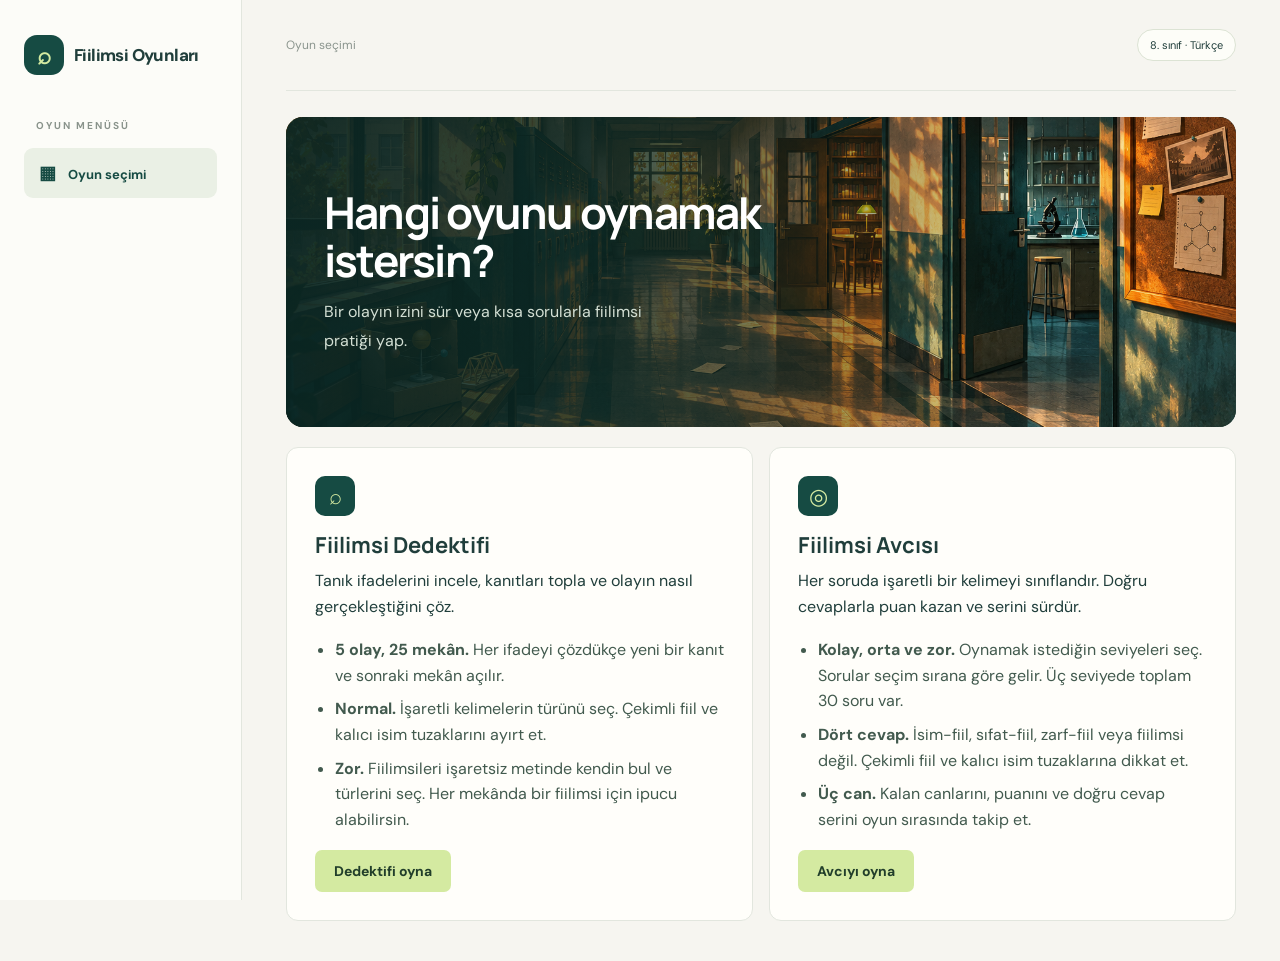
<file: index.html>
<!doctype html><html lang="tr"><head><meta charset="UTF-8"><meta name="viewport" content="width=device-width, initial-scale=1"><meta name="theme-color" content="#123e3b"><title>Fiilimsi Oyunları</title><meta name="description" content="Fiilimsi Dedektifi ile kanıtları incele veya Fiilimsi Avcısı ile kısa sorular çöz."><link rel="stylesheet" href="style.css"></head><body><div id="app"></div><dialog id="dialog"></dialog><script src="cases.js"></script><script src="hunter.js"></script><script src="app.js"></script></body></html>
</file>
<file: style.css>
@import url('https://fonts.googleapis.com/css2?family=DM+Sans:wght@400;500;600;700&family=Manrope:wght@400;500;600;700;800&display=swap');
:root{--paper:#f6f5f0;--ink:#203e3b;--muted:#73817a;--green:#164b43;--lime:#d4eaa1;--line:#e2e6de;--orange:#bd733d}*{box-sizing:border-box}body{margin:0;background:var(--paper);color:var(--ink);font-family:'DM Sans',Arial,sans-serif}button{font:inherit;cursor:pointer}button:disabled{cursor:default}button:focus-visible,a:focus-visible{outline:3px solid #cf923d;outline-offset:4px}button{color:inherit}h1,h2,h3{font-family:Manrope,Arial,sans-serif}button,a{-webkit-tap-highlight-color:transparent}button{border:0} .shell{display:grid;grid-template-columns:242px 1fr;min-height:100vh}.sidebar{padding:35px 24px;border-right:1px solid var(--line);display:flex;flex-direction:column;background:#fcfcf8;position:sticky;top:0;height:100vh}.brand{display:flex;align-items:center;gap:10px;font-weight:800;font-size:17px;letter-spacing:-.6px}.brand-icon{background:var(--green);color:var(--lime);border-radius:13px;width:40px;height:40px;display:grid;place-items:center;font-size:24px}.brand small{display:block;font-size:9px;letter-spacing:2.4px;margin-top:5px;color:#839086}.section-label{font-size:10px;letter-spacing:2px;font-weight:700;color:#89938b;margin:44px 12px 16px}.nav{display:flex;flex-direction:column;gap:8px}.nav button{text-align:left;background:none;padding:13px 15px;border-radius:9px;font-size:13px;color:#76847b}.nav button.active{background:#eaf0e5;color:var(--green);font-weight:700}.nav button span{margin-right:12px;font-size:18px}.sidebar-bottom{margin-top:auto}.rank{border:1px solid var(--line);padding:15px;border-radius:12px;margin-top:30px}.rank strong{display:block;font-size:12px}.rank p{font-size:11px;color:var(--muted);line-height:1.6;margin-bottom:0}.rank .badge{float:left;margin-right:10px;font-size:24px}.quiet{background:none;color:#7f8980;font-size:11px;padding:16px 0}.main{padding:0 44px 40px;max-width:1550px;width:100%;margin:auto}.topbar{height:91px;display:flex;align-items:center;justify-content:space-between;border-bottom:1px solid var(--line);gap:15px;font-size:12px}.crumb{color:#8b958e}.crumb b{color:#405c51;font-weight:500}.player{display:flex;align-items:center;gap:12px}.avatar{background:#e4e9dc;width:35px;height:35px;display:grid;place-items:center;border-radius:50%;color:var(--green);font-weight:700}.player small{display:block;color:var(--muted);font-size:10px;margin-top:4px}.heading{display:flex;justify-content:space-between;align-items:end;margin:30px 0 24px}.eyebrow{font-size:10px;letter-spacing:2px;font-weight:800;color:#818d7c;margin:0 0 10px}.heading h1{font-size:28px;letter-spacing:-1px;margin:0 0 8px}.heading p{color:var(--muted);font-size:13px;margin:0}.pill{border:1px solid #dce3d4;background:#fdfdf8;padding:8px 12px;border-radius:30px;font-size:11px;white-space:nowrap}.dot{display:inline-block;width:6px;height:6px;border-radius:50%;background:#7b9b50;margin-right:6px}.hero{position:relative;min-height:345px;border-radius:17px;overflow:hidden;background:#163c38;color:white;display:flex;align-items:center}.hero img{position:absolute;inset:0;width:100%;height:100%;object-fit:cover;object-position:60% 50%}.hero:after{content:'';position:absolute;inset:0;background:linear-gradient(90deg,rgba(9,38,35,.95),rgba(12,43,38,.75) 38%,rgba(12,43,38,.02) 80%)}.hero-content{position:relative;z-index:1;padding:36px 38px;max-width:530px}.case-tag{display:inline-flex;gap:8px;align-items:center;font-size:9px;font-weight:bold;letter-spacing:2px;background:#ffffff14;border:1px solid #ffffff30;border-radius:5px;padding:7px 9px;color:#e2edca}.hero h2{font-size:36px;line-height:1.2;letter-spacing:-1px;margin:18px 0 13px;max-width:370px}.hero p{font-size:12px;line-height:1.85;color:#d3dfd4;max-width:330px}.primary{background:var(--lime);color:#213e2a;border-radius:7px;padding:12px 19px;font-weight:700;font-size:12px;display:inline-flex;gap:22px;align-items:center}.hero .primary{margin-top:10px}.hero-label{position:absolute;bottom:22px;right:24px;z-index:1;letter-spacing:1.5px;font-size:9px;color:#fff9}.stats{display:grid;grid-template-columns:repeat(3,1fr);gap:15px;margin:22px 0 30px}.stat{border:1px solid var(--line);border-radius:10px;background:#fffefa;padding:17px 20px;display:flex;align-items:center;gap:15px}.stat-icon{background:#edf1e6;border-radius:10px;width:39px;height:39px;display:grid;place-items:center;font-size:19px}.stat small{display:block;color:var(--muted);font-size:10px;margin-bottom:4px}.stat strong{font-size:21px;font-family:Manrope}.stat strong span{font-size:11px;font-weight:400;color:var(--muted)}.columns{display:grid;grid-template-columns:minmax(0,1fr) 270px;gap:24px}.section-head{display:flex;justify-content:space-between;align-items:center;margin:0 0 16px}.section-head h2{font-size:17px;margin:0}.section-head span{color:var(--muted);font-size:10px}.locations{display:grid;grid-template-columns:repeat(2,1fr);gap:14px}.location{background:#fffefa;border:1px solid var(--line);border-radius:11px;padding:17px;text-align:left;position:relative;min-height:116px;transition:transform .2s,border .2s}.location:hover:not(:disabled){transform:translateY(-3px);border-color:#80a15b}.location.current{border-color:#a9bb8b;box-shadow:0 0 0 2px #a9bb8b14}.location:disabled{opacity:.5}.location-top{display:flex;justify-content:space-between;font-size:10px;color:var(--muted);margin-bottom:12px}.location strong{display:block;font-size:13px}.location p{margin:7px 0 0;color:var(--muted);font-size:10px}.location .num{font-size:19px;color:#6c8469;font-weight:700}.location:last-child{grid-column:1/-1}.note{background:#eeefe4;padding:22px;border-radius:11px;height:fit-content;border:1px solid #e5e7d9}.note h3{font-size:14px;margin:0 0 15px}.note p{font-size:12px;line-height:1.8;color:#6d7867}.note .tip{border-top:1px solid #d9dfcf;margin-top:20px;padding-top:15px;font-size:10px;line-height:1.8;color:#7a846e}.footer{font-size:10px;color:#929b91;margin-top:30px;display:flex;justify-content:space-between;gap:10px}.back{background:none;color:#71826e;padding:20px 0;font-size:12px}.investigation{background:#fffefa;border:1px solid var(--line);border-radius:16px;overflow:hidden}.scene-head{background:#17473f;padding:25px 30px;color:#fff;display:flex;gap:16px;align-items:center}.scene-icon{font-size:31px}.scene-head h2{margin:4px 0 6px;font-size:23px}.scene-head p{margin:0;color:#d3dfcf;font-size:12px}.paper{padding:30px}.paper-label{font-size:10px;letter-spacing:2px;color:#88917c;margin:0 0 18px}.sentence{font-family:Georgia,serif;font-size:25px;line-height:2.1;margin:0 0 22px}.word{background:#e9eddf;border-bottom:2px dashed #849c6c;border-radius:4px;font-family:inherit;font-size:inherit;padding:0 6px;margin:0 2px;transition:background .2s}.word.selected{background:var(--lime);border-color:var(--green)}.word.solved{background:#dcebdc;border-bottom:2px solid #78a17c}.instruction{font-size:12px;color:#798370;line-height:1.7}.answer-box{margin-top:20px;padding:22px;background:#f4f5ed;border-radius:12px}.answer-box h3{margin:0 0 14px;font-size:15px}.options{display:grid;grid-template-columns:repeat(2,1fr);gap:9px}.option{background:#fffefa;border:1px solid #dce2d3;border-radius:7px;text-align:left;padding:13px;font-size:12px}.option:hover{background:#e7eddd}.option.chosen{background:#e7eddd;border-color:#82a27d}.feedback{padding:15px 17px;border-radius:8px;background:#f5e8d4;margin-top:16px;font-size:13px;line-height:1.7}.feedback.good{background:#e0ecd7}.progressbar{height:5px;background:#e5e9dc;border-radius:10px;overflow:hidden;margin:15px 0}.progressbar>div{height:100%;background:#8bab64}.evidence{border:1px solid #d2ddc4;border-radius:12px;background:#edf4e3;padding:24px;margin-top:22px}.evidence h3{margin:0 0 10px}.evidence p{font-size:14px;line-height:1.8}.evidence .primary{background:var(--green);color:white}.notebook-grid{display:grid;grid-template-columns:repeat(2,1fr);gap:18px}.evidence-card{background:#fffefa;border:1px solid var(--line);padding:24px;border-radius:12px}.evidence-card h3{font-size:15px;margin-top:0}.evidence-card p{font-size:13px;line-height:1.8;color:#6d7c69}.empty{border:1px dashed #cdd8c2;padding:30px;border-radius:12px;color:#7c8a74;font-size:14px}.final-card{max-width:750px;margin:20px auto;padding:35px;background:#fffefa;border:1px solid var(--line);border-radius:15px}.final-card h2{font-size:28px}.final-card p{line-height:1.8;color:#71806b}.final-card .option{display:block;width:100%;margin:12px 0;line-height:1.7}.completion{text-align:center;padding:35px}.completion .seal{font-size:65px}.completion h2{font-size:32px}.completion p{max-width:580px;margin:20px auto;line-height:1.8}dialog{border:1px solid #d4ddca;max-width:650px;width:calc(100% - 32px);border-radius:15px;padding:28px;color:var(--ink);background:#fafbf4}dialog::backdrop{background:#092c2699;backdrop-filter:blur(4px)}dialog h2{font-size:23px;margin-top:0}dialog p,dialog li{font-size:13px;line-height:1.8}dialog .close{float:right;background:#e6ecdc;border-radius:50%;width:30px;height:30px}dialog table{border-collapse:collapse;width:100%;font-size:12px}dialog td,dialog th{text-align:left;padding:12px 7px;border-bottom:1px solid #dce2d5} .mini{font-size:11px;color:#85917e}.review-line{padding:12px 0;border-bottom:1px solid var(--line);font-size:13px;line-height:1.7}@media(min-width:1450px){.hero{min-height:390px}.hero h2{font-size:43px}.hero-content{max-width:570px}}@media(max-width:1050px){.shell{grid-template-columns:200px 1fr}.sidebar{padding:28px 16px}.main{padding:0 25px 30px}.columns{grid-template-columns:1fr}.note{display:none}.hero h2{font-size:31px}.hero-content{padding:30px}.stat{padding:15px 10px;gap:9px}}@media(max-width:700px){.shell{display:block}.sidebar{height:auto;position:static;border-right:0;border-bottom:1px solid var(--line);padding:17px 20px}.brand{font-size:15px}.brand small{font-size:8px}.section-label,.sidebar-bottom{display:none}.nav{flex-direction:row;margin-top:18px;gap:5px}.nav button{font-size:11px;padding:10px;flex:1;text-align:center}.nav button span{margin-right:5px;font-size:15px}.main{padding:0 18px 25px}.topbar{height:60px}.player small,.crumb{display:none}.heading{margin-top:24px;align-items:start}.heading h1{font-size:24px}.heading p{line-height:1.6;font-size:12px;max-width:230px}.heading .pill{display:none}.hero{min-height:350px}.hero-content{padding:26px}.hero h2{font-size:33px}.hero:after{background:linear-gradient(90deg,#092c26ef,#092c2690)}.hero-label{display:none}.stats{gap:8px;margin-bottom:24px}.stat{display:block;padding:13px 10px}.stat-icon{display:none}.stat strong{font-size:20px}.stat strong span{font-size:9px}.locations{gap:10px}.location{padding:14px}.paper{padding:22px}.sentence{font-size:23px}.scene-head{padding:22px}.scene-head h2{font-size:20px}.answer-box{padding:16px}.notebook-grid{grid-template-columns:1fr}.footer{font-size:9px}.final-card{padding:24px}.completion{padding:10px}.completion h2{font-size:26px}}@media(prefers-reduced-motion:reduce){*{transition:none!important;scroll-behavior:auto!important}}
.scene-head{padding:0;gap:0;align-items:stretch}.scene-info{padding:25px;align-self:center}.scene-art{flex:0 0 38%;min-height:210px;background-image:url('assets/mekanlar.png');background-size:200% 200%;background-repeat:no-repeat}.scene-0{background-image:url('assets/koridor.png');background-size:cover;background-position:center}.scene-1{background-position:0 0}.scene-2{background-position:100% 0}.scene-3{background-position:0 100%}.scene-4{background-position:100% 100%}.download{font-size:11px;color:#62785b;text-decoration:none;display:block;margin-top:20px}.download:hover{text-decoration:underline}@media(max-width:700px){.scene-head{display:block}.scene-art{width:100%;height:190px;min-height:0}.scene-info{padding:22px}.scene-art:not(.scene-0){background-size:200% 200%}.sidebar-bottom{display:none}}

.desk-hero { margin-top: 26px; }
.hero h1 {
  margin: 13px 0 10px;
  font-size: clamp(30px, 4.2vw, 51px);
  line-height: 1.05;
  letter-spacing: -0.04em;
}
.desk-tally {
  display: inline-block;
  margin-top: 16px;
  border: 1px solid #ffffff52;
  border-radius: 99px;
  padding: 8px 13px;
  font-size: 12px;
  font-weight: 700;
}
.dossier-section { margin-top: 27px; }
.dossier-grid {
  display: grid;
  grid-template-columns: repeat(auto-fit, minmax(min(100%, 235px), 1fr));
  gap: 12px;
}
.dossier-card {
  display: flex;
  flex-direction: column;
  gap: 9px;
  border: 1px solid var(--line);
  border-radius: 12px;
  padding: 15px;
  background: #fffefa;
  color: inherit;
  text-align: left;
  min-width: 0;
}
.dossier-card:hover { border-color: #82a18c; background: #f3f7ee; }
.dossier-card:focus-visible { outline: 2px solid #287a66; outline-offset: 2px; }
.dossier-top, .dossier-meta { display: flex; align-items: center; justify-content: space-between; gap: 8px; }
.dossier-top { color: #4b705c; font-size: 11px; letter-spacing: .09em; font-weight: 700; }
.dossier-icon { font-size: 20px; }
.dossier-card strong { font-size: 16px; }
.dossier-description { color: #425a4e; font-size: 13px; line-height: 1.5; flex: 1; }
.dossier-meta { border-top: 1px solid var(--line); padding-top: 9px; font-size: 11px; color: #365a48; }
.completion-actions { display: flex; flex-wrap: wrap; justify-content: center; gap: 8px; margin-top: 20px; }
.word sup { font: 10px Arial, sans-serif; }

.hero > .atlas-panel {
  position: absolute;
  inset: 0;
  width: 100%;
  height: 100%;
}
.dossier-art {
  display: block;
  height: 114px;
  overflow: hidden;
  border-radius: 7px;
  background: #163c38;
}
.dossier-art > img,
.dossier-art > .atlas-panel {
  display: block;
  width: 100%;
  height: 100%;
  object-fit: cover;
}
.scene-illustrated {
  position: relative;
  background: #163c38;
  overflow: hidden;
}
.scene-illustrated > .atlas-panel {
  position: absolute;
  inset: 0;
  width: 100%;
  height: 100%;
}

.difficulty-picker {
  display: flex;
  flex-wrap: wrap;
  gap: 10px;
  margin: 24px 0 0;
  padding: 0;
  border: 0;
}
.difficulty-picker legend { margin-bottom: 8px; padding: 0; font-weight: 700; }
.difficulty-picker button { font-size: .875rem; }
.difficulty-picker [aria-pressed="true"] {
  background: #e7eddd;
  border-color: #668858;
  font-weight: 700;
}
.word-search {
  background: transparent;
  border: 0;
  line-height: inherit;
  margin: 0;
  padding: 0;
}
.word-search:hover { background: #e9eddf; }
.word-search.hinted { background: #f5e8bd; box-shadow: inset 0 -2px #99691b; }
.word-search.wrong-word { background: #f5e8d4; }
[data-hint] { font-size: .875rem; }
[data-hint]:disabled { opacity: .65; }

.games-hero {
  min-height: clamp(210px, 28vw, 310px);
}
.games-hero h1 {
  max-width: 440px;
  font-size: clamp(1.875rem, 4vw, 2.75rem);
  line-height: 1.1;
  margin: 0 0 12px;
}
.games-hero p {
  font-size: 1rem;
  margin: 0;
}
.game-grid {
  display: grid;
  grid-template-columns: repeat(auto-fit, minmax(min(100%, 290px), 1fr));
  gap: 16px;
  margin-top: 20px;
}
.game-card {
  display: flex;
  flex-direction: column;
  align-items: flex-start;
  padding: clamp(18px, 3vw, 28px);
  border: 1px solid var(--line);
  border-radius: 12px;
  background: #fffefa;
}
.game-icon {
  display: grid;
  place-items: center;
  width: 40px;
  height: 40px;
  border-radius: 10px;
  background: var(--green);
  color: var(--lime);
  font-size: 1.375rem;
}
.game-card h2 {
  font-size: 1.375rem;
  margin: 14px 0 8px;
}
.game-card p,
.game-card ul {
  font-size: 1rem;
  line-height: 1.6;
  margin: 0 0 18px;
}
.game-card ul {
  padding-left: 20px;
  color: #425a4e;
}
.game-card li + li { margin-top: 8px; }
.game-card .primary {
  margin-top: auto;
  font-size: .875rem;
}
@font-face {
  font-family: "Avcı Simgeleri";
  src: url("assets/avci-interrobang.woff") format("woff");
  font-weight: 400;
  font-style: normal;
  font-display: swap;
  unicode-range: U+203D;
}

.hunter {
  max-width: 1000px;
  margin: 24px auto 0;
  font-family: Helvetica, "Helvetica Neue", Arial, sans-serif;
  font-size: clamp(1.125rem, 1rem + .4vw, 1.25rem);
  line-height: 1.55;
}
.hunter h1,
.hunter h2 { font-family: inherit; }
.hunter:fullscreen {
  max-width: none;
  margin: 0;
  padding: clamp(16px, 5vw, 52px);
  overflow: auto;
  background: var(--paper);
}
.hunter:fullscreen > * { max-width: 1000px; margin-inline: auto; }
.hunter-heading {
  display: flex;
  justify-content: space-between;
  align-items: center;
  flex-wrap: wrap;
  gap: 12px;
  padding: clamp(18px, 4vw, 30px);
  border-radius: 16px;
  background: var(--green);
  color: white;
}
.hunter-heading h1 {
  margin: 0 0 6px;
  font-size: clamp(1.875rem, 4vw, 2.625rem);
  line-height: 1.15;
}
.hunter-heading p { margin: 0; color: #e2eddf; }
.hunter-heading button { color: var(--green); }
.hunter .kart {
  margin: 16px 0;
  padding: clamp(16px, 4vw, 30px);
  border: 1px solid var(--line);
  border-radius: 16px;
  background: #fffefa;
  line-height: 1.6;
}
.hunter h2 { margin: 0 0 8px; font-size: 1.5rem; line-height: 1.25; }
.hunter .kart p { margin: 0 0 14px; }
.hunter .seviyeler {
  display: grid;
  grid-template-columns: repeat(auto-fit, minmax(min(100%, 200px), 1fr));
  gap: 10px;
  margin-bottom: 12px;
}
.hunter .seviye {
  position: relative;
  min-height: 76px;
  padding-right: 36px;
  font-weight: 700;
}
.hunter .seviye small { display: block; font-size: 1rem; font-weight: 400; color: #425a4e; }
.hunter .seviye.secili { border-color: #668858; background: #e7eddd; }
.hunter .rozet {
  position: absolute;
  inset: 9px 9px auto auto;
  display: grid;
  place-items: center;
  width: 22px;
  height: 22px;
  border-radius: 50%;
  background: var(--green);
  color: white;
  font-size: .875rem;
}
.hunter .rozet:empty { display: none; }
.hunter .sira { font-weight: 700; }
.hunter .primary,
.hunter .option { font-size: 1.125rem; min-height: 48px; line-height: 1.35; }
.hunter .primary:disabled { opacity: .55; }
.hunter button[hidden] { display: none; }
.hunter-table { overflow-x: auto; }
.hunter table { width: 100%; border-collapse: collapse; font-size: 1rem; }
.hunter th,
.hunter td { padding: 8px; text-align: left; vertical-align: top; border-bottom: 1px solid var(--line); }
.hunter .kart .hunter-table + p { margin-top: 12px; }
.hunter .ust { display: flex; flex-wrap: wrap; gap: 8px; margin-top: 16px; }
.hunter .ust > span,
.hunter .chip {
  padding: 6px 12px;
  border-radius: 30px;
  border: 1px solid #dce3d4;
  background: #fdfdf8;
  font-size: 1rem;
}
.hunter .ust > span {
  display: inline-flex;
  align-items: center;
  gap: 6px;
  min-height: 48px;
  font-size: clamp(1.25rem, 2.5vw, 1.5rem);
  font-weight: 700;
  line-height: 1.2;
}
.hunter #canlar strong {
  color: #d23c49;
  font-family: "Avcı Simgeleri", "Segoe UI Symbol", sans-serif;
  font-size: clamp(2.25rem, 4vw, 2.875rem);
  font-weight: 400;
  line-height: 1;
  letter-spacing: .12em;
}
.hunter #canlar strong:empty { display: none; }
.hunter .chip { margin-right: 8px; background: #e7eddd; }
.hunter .kart .cumle {
  font-size: clamp(1.5rem, 3.5vw, 2.125rem);
  line-height: 1.5;
  margin: 22px 0 12px;
}
.hunter mark {
  padding: 0 4px;
  border-radius: 4px;
  border-bottom: 2px dashed #849c6c;
  background: #e9eddf;
  color: inherit;
}
.hunter .option.dogru { background: #e0ecd7; border-color: #82a27d; }
.hunter .option.yanlis { background: #f5e8d4; border-color: #bd733d; }
.hunter .feedback { font-size: 1.125rem; line-height: 1.55; }
.hunter #sonraki { margin-top: 12px; }
.hunter .buyuk { font-size: 2.5rem; font-weight: 700; }

@media (max-width: 480px) {
  .hunter .secenekler { grid-template-columns: 1fr; }
}

.detective .sidebar .nav {
  flex-wrap: wrap;
}
.detective .nav button,
.detective .download,
.detective .quiet,
.detective .back,
.detective .topbar,
.detective .pill,
.detective .footer {
  font-size: .9375rem;
}
.detective .rank strong { font-size: 1rem; }
.detective .rank p,
.detective .player small { font-size: .875rem; }
.detective .sidebar .section-label,
.detective .dossier-top,
.detective .dossier-meta,
.detective .case-tag,
.detective .location-top,
.detective .section-head span,
.detective .eyebrow,
.detective .paper-label {
  font-size: .8125rem;
  line-height: 1.4;
}
.detective .hero p,
.detective .dossier-description,
.detective .scene-head p,
.detective .instruction,
.detective .feedback,
.detective .evidence p,
.detective .evidence-card p,
.detective .final-card p,
.detective .completion p,
.detective .empty {
  font-size: 1.125rem;
  line-height: 1.55;
}
.detective .primary,
.detective .option,
#dialog .primary,
#dialog .quiet {
  font-size: 1.125rem;
  line-height: 1.35;
  min-height: 44px;
}
.detective .desk-tally { font-size: .9375rem; }
.detective .dossier-grid {
  grid-template-columns: repeat(auto-fit, minmax(min(100%, 265px), 1fr));
}
.detective .dossier-card strong,
.detective .section-head h2,
.detective .location strong,
.detective .note h3,
.detective .answer-box h3,
.detective .evidence-card h3 {
  font-size: 1.25rem;
  line-height: 1.3;
}
.detective .dossier-meta,
.detective .location-top,
.detective .section-head,
.detective .footer {
  flex-wrap: wrap;
}
.detective .stats {
  grid-template-columns: repeat(auto-fit, minmax(min(100%, 160px), 1fr));
}
.detective .stat-icon { flex-shrink: 0; }
.detective .stat small,
.detective .stat strong span,
.detective .location p,
.detective .note p,
.detective .note .tip,
.detective .heading p {
  font-size: 1rem;
  line-height: 1.5;
}
.detective .stat strong { font-size: 1.5rem; }
.detective .scene-head h2 { font-size: 1.75rem; line-height: 1.2; }
.detective .sentence {
  font-size: clamp(1.75rem, 3.5vw, 2.125rem);
  line-height: 1.8;
}
.detective .word sup { font-size: .8125rem; }
.detective .completion .pill { white-space: normal; }
#dialog h2 { font-size: 1.625rem; line-height: 1.25; }
#dialog p,
#dialog li,
#dialog table {
  font-size: 1rem;
  line-height: 1.55;
}
#dialog .mini { font-size: .9375rem; }

@media (max-width: 480px) {
  .detective .locations,
  .detective .options { grid-template-columns: 1fr; }
  .detective .stats { grid-template-columns: repeat(2, minmax(0, 1fr)); }
  .detective .location:last-child { grid-column: auto; }
  .detective .nav button { padding-inline: 10px; }
  .detective .nav button span { margin-right: 6px; }
  #dialog { padding: 20px; }
}
</file>
